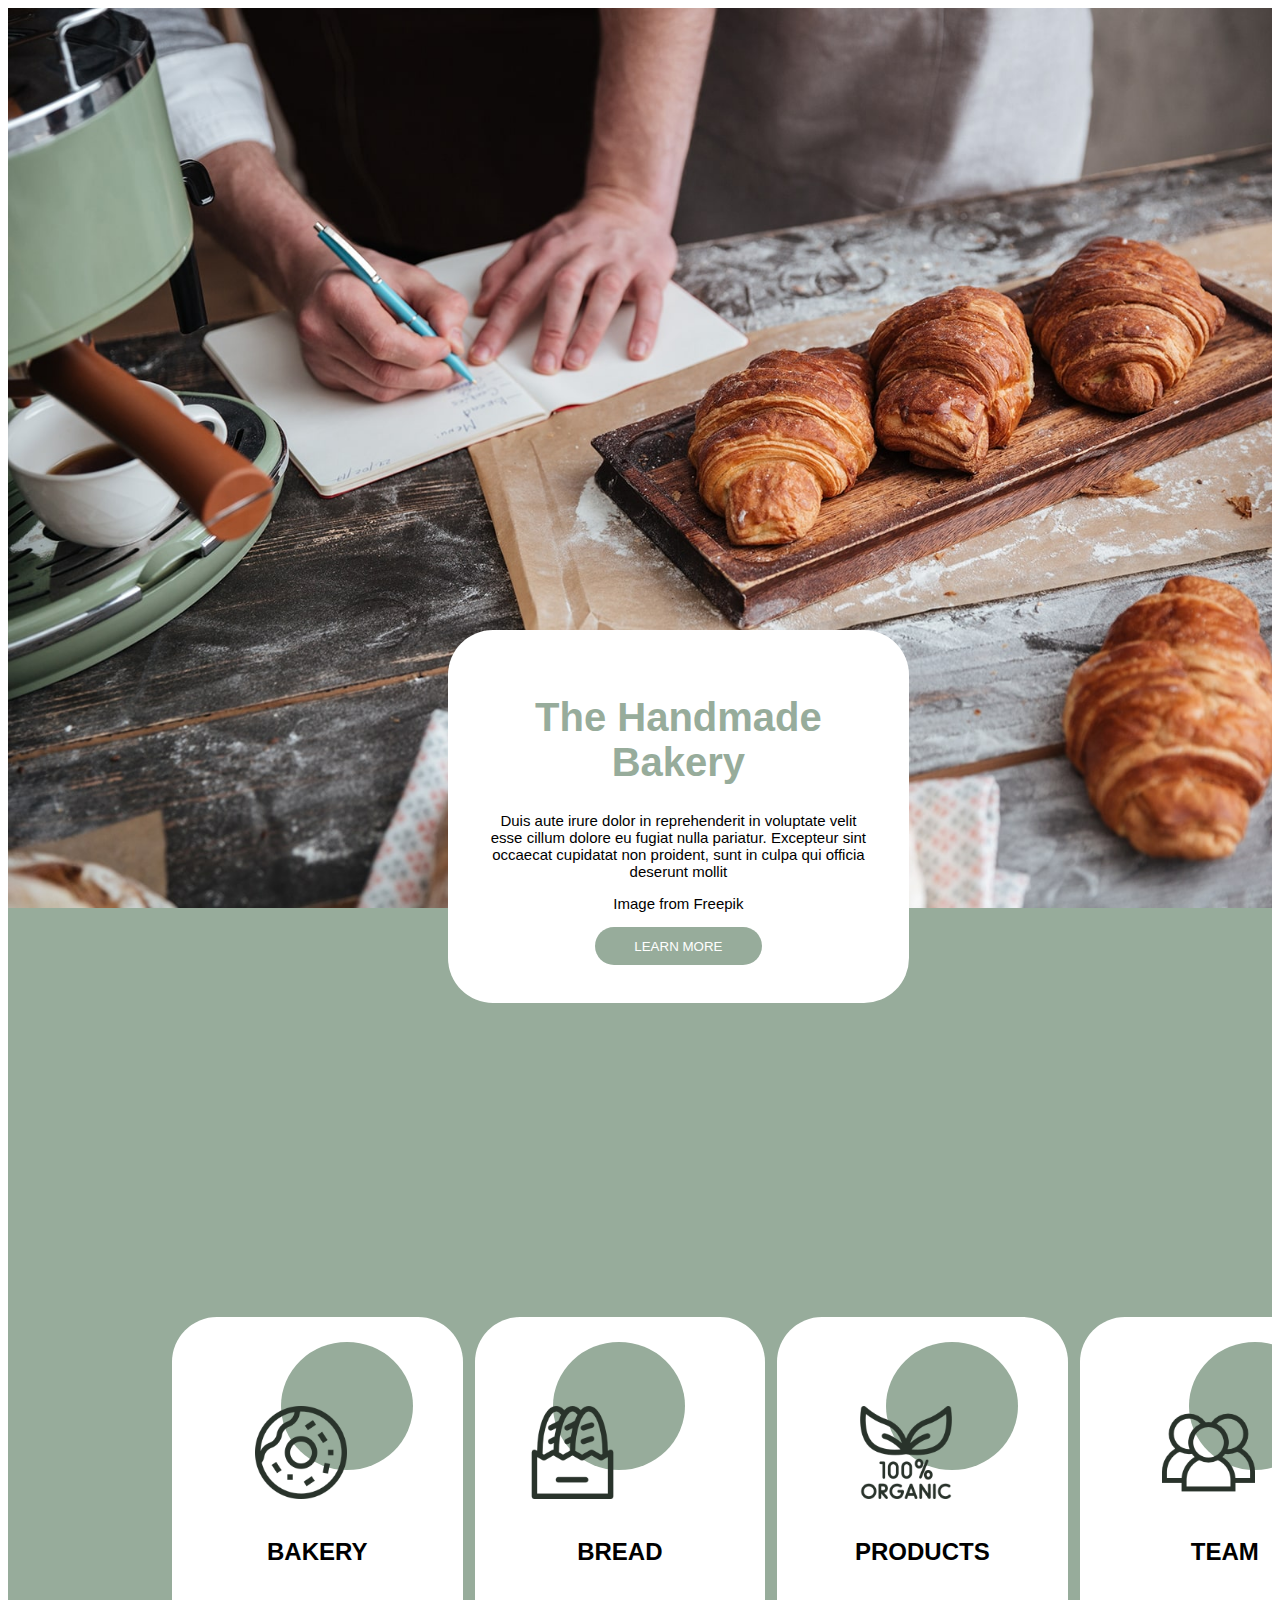
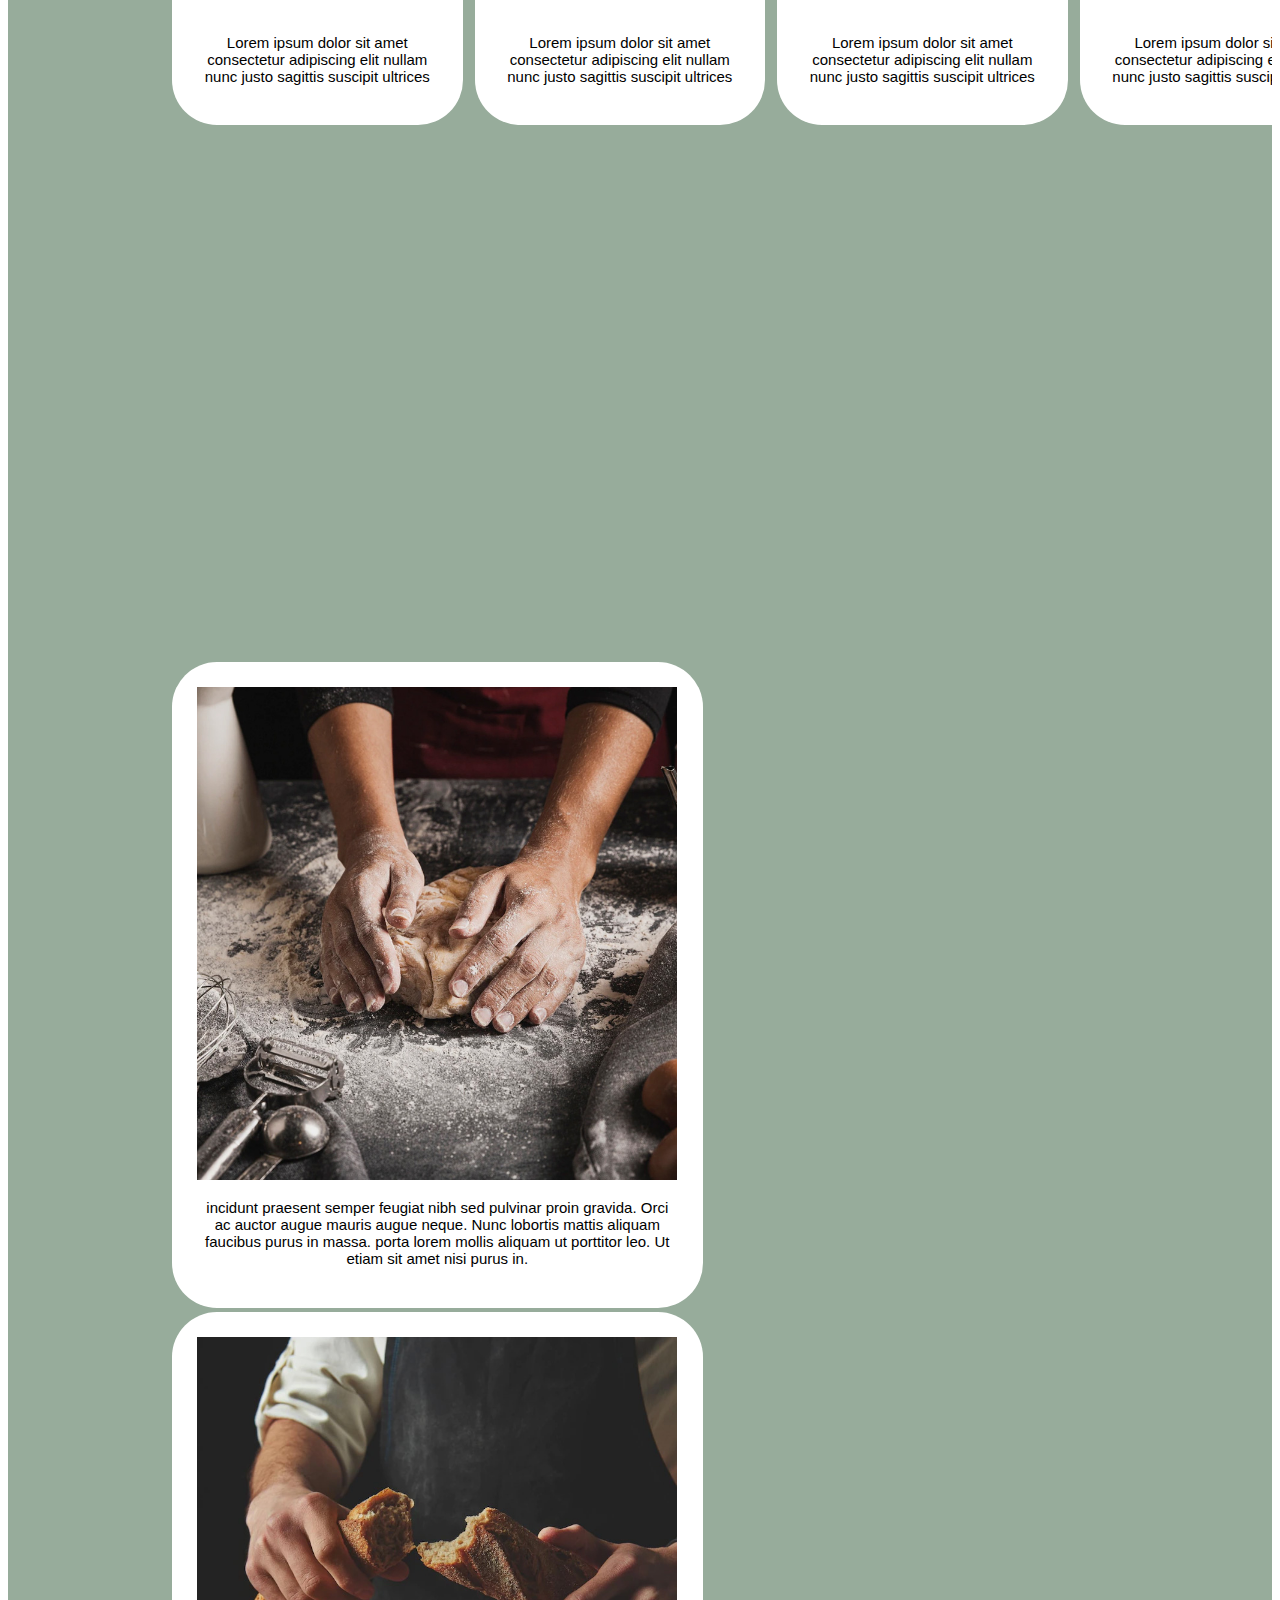
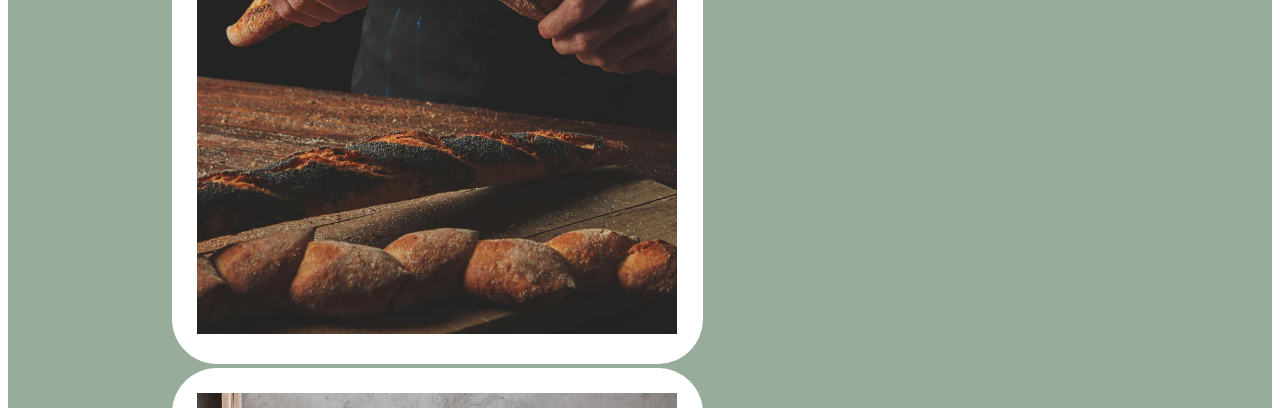
<file: projects/POC BTS1/index.html>
<!doctype html>
<html lang="fr">
    <head>
        <meta charset="utf-8">
        <title>Handmade Bakery</title>
        <link rel="stylesheet" href="index.css">
    </head>
    <body>
        <section>
            <div class="croissant">
                <div class="the_handmade">
                    <h1>
                        The Handmade Bakery
                    </h1>
                    <p>Duis aute irure dolor in reprehenderit in voluptate velit esse cillum dolore eu fugiat nulla pariatur. Excepteur sint occaecat cupidatat non proident, sunt in culpa qui officia deserunt mollit</p>
                    <p>Image from Freepik</p>
                    <button>
                        LEARN MORE
                    </button>
                </div>
            </div>
        </section>
        <section>
            <div class="green-background">
                <div class="knowledges">
                    <div class="circle">
                        <img class="skill-pics" src="assets/donut.png" alt="Bakery">
                    </div>
                    <h2 class="skills">
                        BAKERY
                    </h2>
                    <p class="s-text">
                        Lorem ipsum dolor sit amet consectetur adipiscing elit nullam nunc justo sagittis suscipit ultrices
                    </p>
                </div>
                <div class="knowledges">
                    <div class="position">
                        <div class="circle">
                            <img class="skill-pics" src="assets/pain.png" alt="Bread">
                        </div>
                    </div>
                    <h2 class="skills">
                        BREAD
                    </h2>
                    <p class="s-text">
                        Lorem ipsum dolor sit amet consectetur adipiscing elit nullam nunc justo sagittis suscipit ultrices
                    </p>
                </div>
                <div class="knowledges">
                    <div class="circle">
                        <img class="skill-pics" src="assets/product.png" alt="Products">
                    </div>
                    <h2 class="skills">
                        PRODUCTS
                    </h2>
                    <p class="s-text">
                        Lorem ipsum dolor sit amet consectetur adipiscing elit nullam nunc justo sagittis suscipit ultrices
                    </p>
                </div>
                <div class="knowledges">
                    <div class="circle">
                        <img class="skill-pics" src="assets/team.png" alt="Team">
                    </div>
                    <h2 class="skills">
                        TEAM
                    </h2>
                    <p class="s-text">
                        Lorem ipsum dolor sit amet consectetur adipiscing elit nullam nunc justo sagittis suscipit ultrices
                    </p>
                </div>
            </div>
        </section>
        <section>
            <div class="green-background">
                <div class="presentation">
                    <img src="assets/bbb.jpg" alt="" class="work">
                    <p class="s-text">
                        incidunt praesent semper feugiat nibh sed pulvinar proin gravida. Orci ac auctor augue mauris augue neque. Nunc lobortis mattis aliquam faucibus purus in massa. porta lorem mollis aliquam ut porttitor leo. Ut etiam sit amet nisi purus in. 
                    </p>
                </div>
                <div class="presentation">
                    <img src="assets/ccc.jpg" alt="" class="work">
                </div>
                <div class="presentation">
                    <img src="assets/ddd.jpg" alt="" class="work">
                    <p class="s-text">
                        incidunt praesent semper feugiat nibh sed pulvinar proin gravida. Orci ac auctor augue mauris augue neque. Nunc lobortis mattis aliquam faucibus purus in massa. porta lorem mollis aliquam ut porttitor leo. Ut etiam sit amet nisi purus in. 
                    </p>
                </div>
            </div>
        </section>
    </body>
</html>
</file>
<file: projects/POC BTS1/index.css>
@font-face {
    font-family: 'Roboto', sans-serif;
    src: url(font/Roboto-Medium.ttf);
    font-family: 'Open Sans', sans-serif;
    src: url(font/OpenSans-Medium.ttf);
}

body {
    background-attachment: fixed;
}

h1 {
    font-family: 'Roboto', sans-serif;
    font-size: 40px;
    color: #97ac9b;
}

p {
    font-family: 'Open Sans', sans-serif;
    font-size: 15px;
}

button {
    font-family: 'Open Sans', sans-serif;
    background-color: #97ac9b;
    border: none;
    color: white;
    border-radius: 20px;
    padding: 3%;
    min-width: 13vw;
}

.the_handmade {
    background-color: white;
    position: absolute;
    top: 70%;
    left: 35%;
    max-width: 30vw;
    max-height: auto;
    border-radius: 45px;
    text-align: center;
    padding: 3%;
}

.croissant {
    width: auto;
    min-height: 100vh;
    background-image: url(assets/aaa.jpg);
    background-size: cover;
}

.green-background {
    background-color: #97ac9b;
    height: 150vh;
    width: auto;
    overflow: auto;
    overflow-y: hidden;
}

.knowledges {
    position: relative;
    top: 30%;
    left: 10em;
    width: 15em;
    display: inline-block;
    height: auto;
    background-color: white;
    border-radius: 45px;
    padding: 2%;
    margin: 4px;
    text-align: center;
}

.position {
    position: relative;
    right: 13%;
}

.circle {
    position: relative;
    left: 35%;
    height: 8em;
    max-width: 55%;
    border-radius: 50%;
    background-color: #97ac9b;
}

.skill-pics {
    position: relative;
    top: 50%;
    right: 20%;
    display: flex;
    width: 70%;
}

.skills {
    font-family: 'Open Sans', sans-serif;
    padding: 2em;
}

.presentation {
    position: relative;
    left: 10em;
    width: 30em;
    height: auto;
    background-color: white;
    border-radius: 45px;
    padding: 2%;
    margin: 4px;
    text-align: center;
}

.work {
    max-width: 100%;
}
</file>
